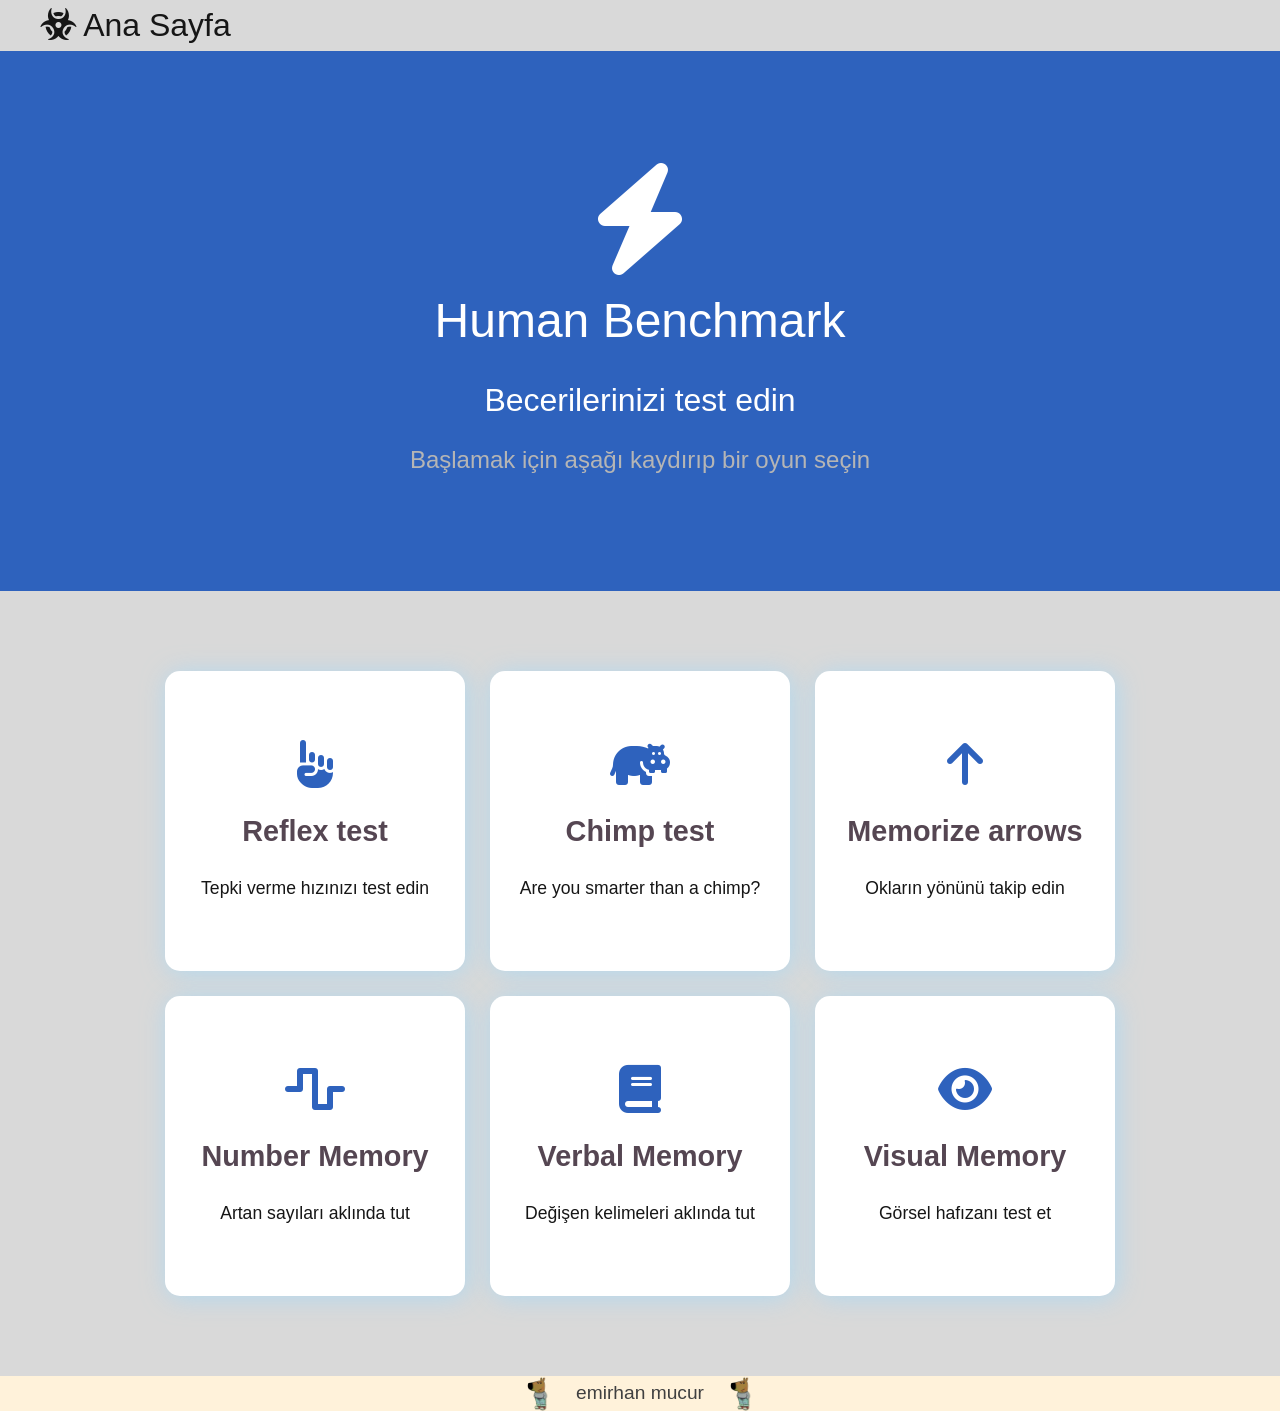
<file: index.html>
<!DOCTYPE html>
<html lang="en">
<head>
    <meta charset="UTF-8">
    <meta name="viewport" content="width=device-width, initial-scale=1.0">
    <title>human benchmark</title>
    <link rel="icon" type="image/png" href="images/kasadam.png">
    <link rel="stylesheet" href="styles/footer.css">
    <link rel="stylesheet" href="styles/style.css">
    <link rel="stylesheet" href="styles/header.css">
    <link rel="stylesheet" href="https://cdnjs.cloudflare.com/ajax/libs/font-awesome/6.7.2/css/all.min.css" integrity="sha512-Evv84Mr4kqVGRNSgIGL/F/aIDqQb7xQ2vcrdIwxfjThSH8CSR7PBEakCr51Ck+w+/U6swU2Im1vVX0SVk9ABhg==" crossorigin="anonymous" referrerpolicy="no-referrer" />
</head>
<body>
    <div class="all">

        <header>
            <a href="index.html">
                <h1><i class="fa-solid fa-biohazard"></i> Ana Sayfa </h1> 
            </a>
        </header>

        <div class="game-area">

            
            <h2><i class="fa-solid fa-bolt"></i> <br> Human Benchmark</h2>
            <h3> Becerilerinizi test edin</h3>
            <p> Başlamak için aşağı kaydırıp bir oyun seçin</p>
        </div>

        <div class="bottom">
            <a href="html/reflex.html"> <div class="game1"> <i class="fa-solid fa-hand-point-up"></i> <h5>Reflex test</h5> <p>Tepki verme hızınızı test edin</p> </div> </a>
            <a href="html/chimp.html"><div class="game2"> <i class="fa-solid fa-hippo"></i> <h5>Chimp test</h5> <p>Are you smarter than a chimp?</p></div> </a>
            <a href="html/arrows.html"><div class="game3"> <i class="fa-solid fa-arrow-up"></i> <h5>Memorize arrows</h5> <p>Okların yönünü takip edin</p></div> </a>
            <a href="html/number.html"> <div class="game4"> <i class="fa-solid fa-wave-square"></i> <h5>Number Memory</h5> <p>Artan sayıları aklında tut</p></div> </a>
            <a href="html/verbal.html"><div class="game5"> <i class="fa-solid fa-book"></i> <h5>Verbal Memory</h5> <p>Değişen kelimeleri aklında tut</p></div> </a>
            <a href="html/visual.html"> <div class="game6"> <i class="fa-solid fa-eye"></i> <h5>Visual Memory</h5> <p> Görsel hafızanı test et</p> </div> </a>
            
        </div>

        <footer>
            <img src="images/footerImg.png" alt="footerImg">
            <p> emirhan mucur </p>
            <img src="images/footerImg.png" alt="footerImg">
        </footer>

    </div>
</body>
</html>
</file>
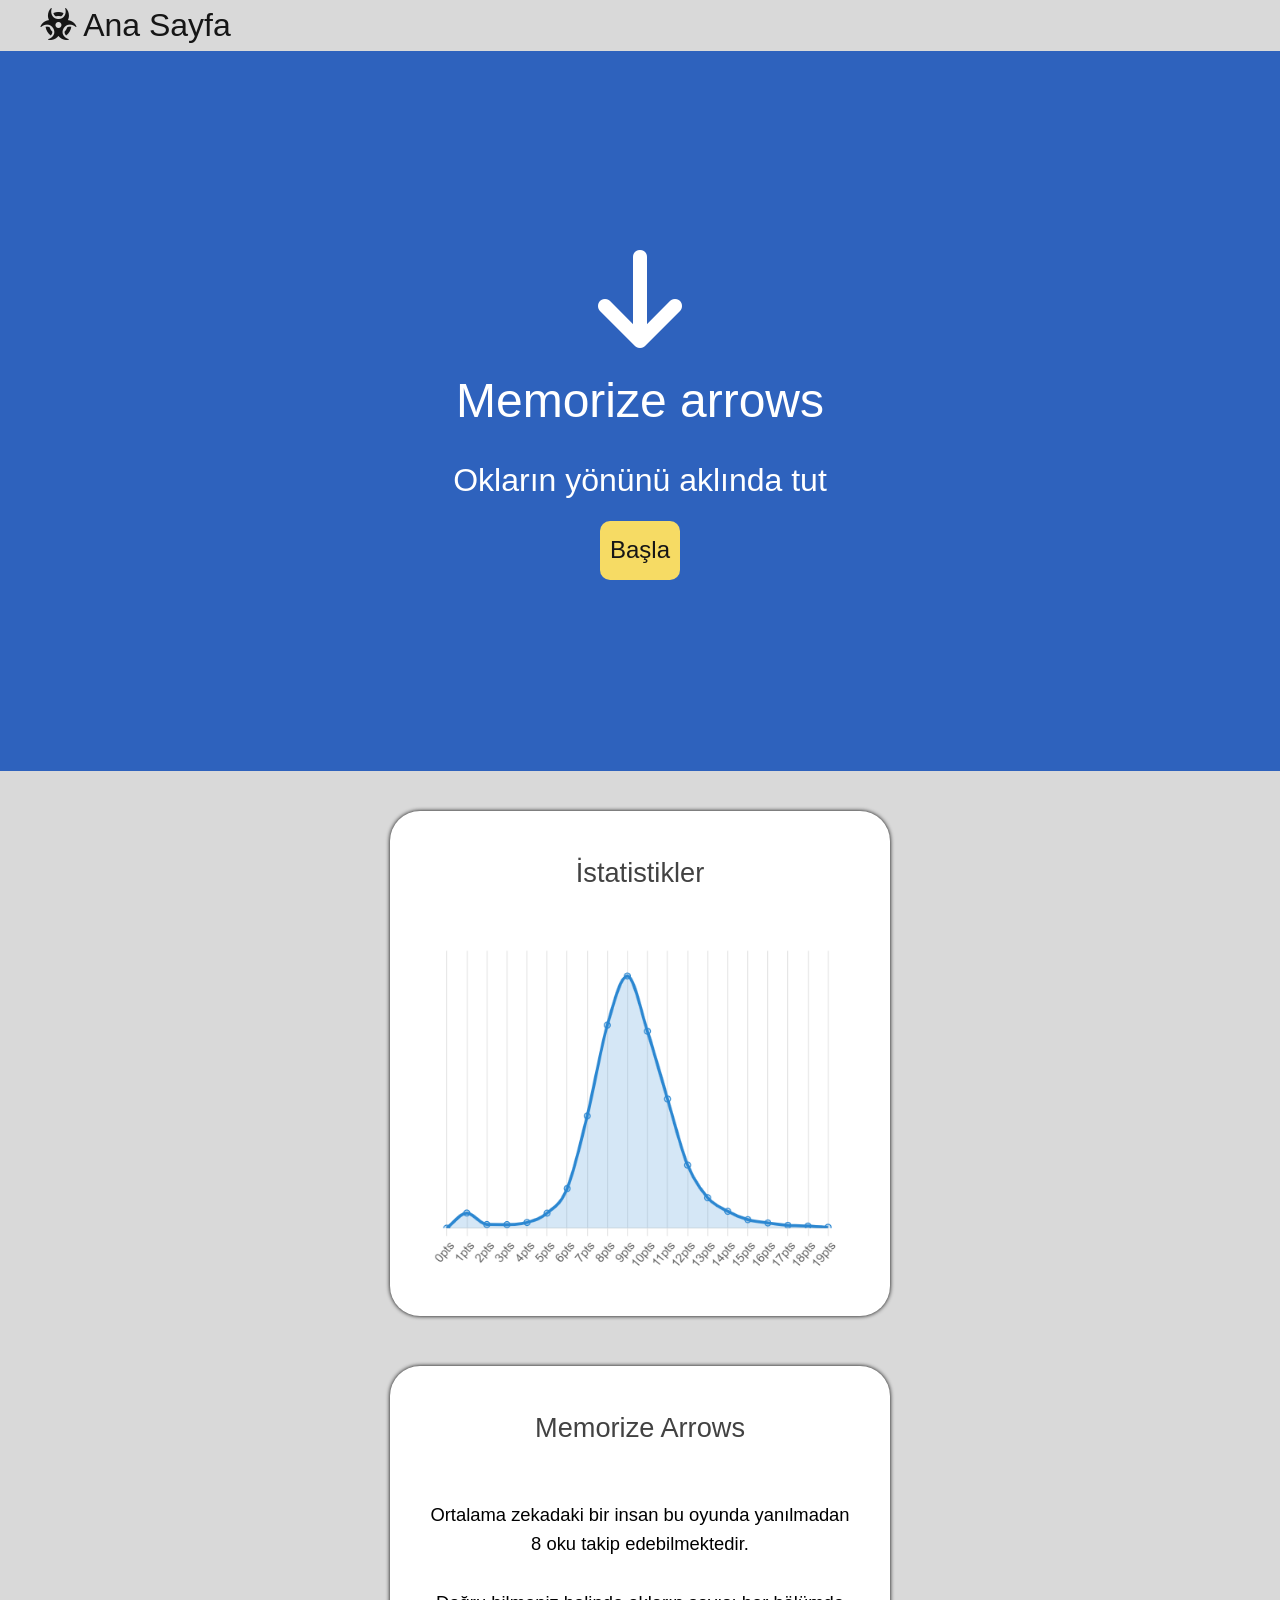
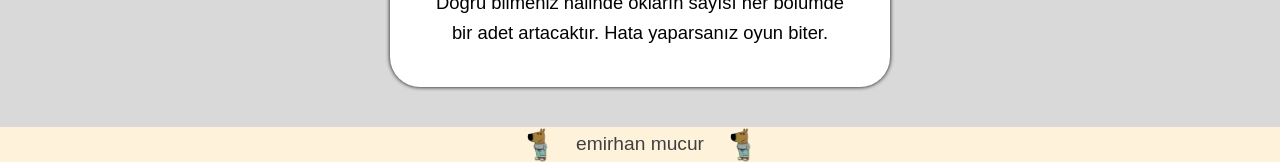
<file: html/arrows.html>
<!DOCTYPE html>
<html lang="en">
<head>
    <meta charset="UTF-8">
    <meta name="viewport" content="width=device-width, initial-scale=1.0">
    <title>human benchmark</title>
    <link rel="icon" type="image/png" href="../images/kasadam.png">
    <link rel="stylesheet" href="../styles/arrows.css">
    <link rel="stylesheet" href="../styles/footer.css">
    <link rel="stylesheet" href="../styles/stats.css">
    <link rel="stylesheet" href="../styles/header.css">
    <link rel="stylesheet" href="../styles/gameArea.css">
    <link rel="stylesheet" href="https://cdnjs.cloudflare.com/ajax/libs/font-awesome/6.7.2/css/all.min.css" integrity="sha512-Evv84Mr4kqVGRNSgIGL/F/aIDqQb7xQ2vcrdIwxfjThSH8CSR7PBEakCr51Ck+w+/U6swU2Im1vVX0SVk9ABhg==" crossorigin="anonymous" referrerpolicy="no-referrer" />
</head>
<body>
    <div class="all">

        <header>
            <a href="../index.html">
                <h1><i class="fa-solid fa-biohazard"></i> Ana Sayfa </h1> 
            </a>
        </header>


        <div class="game-area">
            <h2><i class="fa-solid fa-arrow-down"></i> <br> Memorize arrows</h2>
            <h3> Okların yönünü aklında tut </h3>
            <button id="startBtn" onclick="startGame()">Başla</button>
        </div>


        <div class="info-area">
            
            <div class="graph">
                <h4>İstatistikler</h4>
                <img src="../images/arrowsImg.png" alt="graphImage">
            </div>

            <div class="text">
                <h4>Memorize Arrows</h4>
                <p>
Ortalama zekadaki bir insan bu oyunda yanılmadan 8 oku takip edebilmektedir. <br><br>
Doğru bilmeniz halinde okların sayısı her bölümde bir adet artacaktır. Hata yaparsanız oyun biter.
                </p>
            </div>
        </div>

        <footer>
            <img src="../images/footerImg.png" alt="footerImg">
            <p> emirhan mucur </p>
            <img src="../images/footerImg.png" alt="footerImg">
        </footer>

        
    </div>

        
    </div>

    <script src="../javascript/arrows.js"></script>
</body>
</html>
</file>
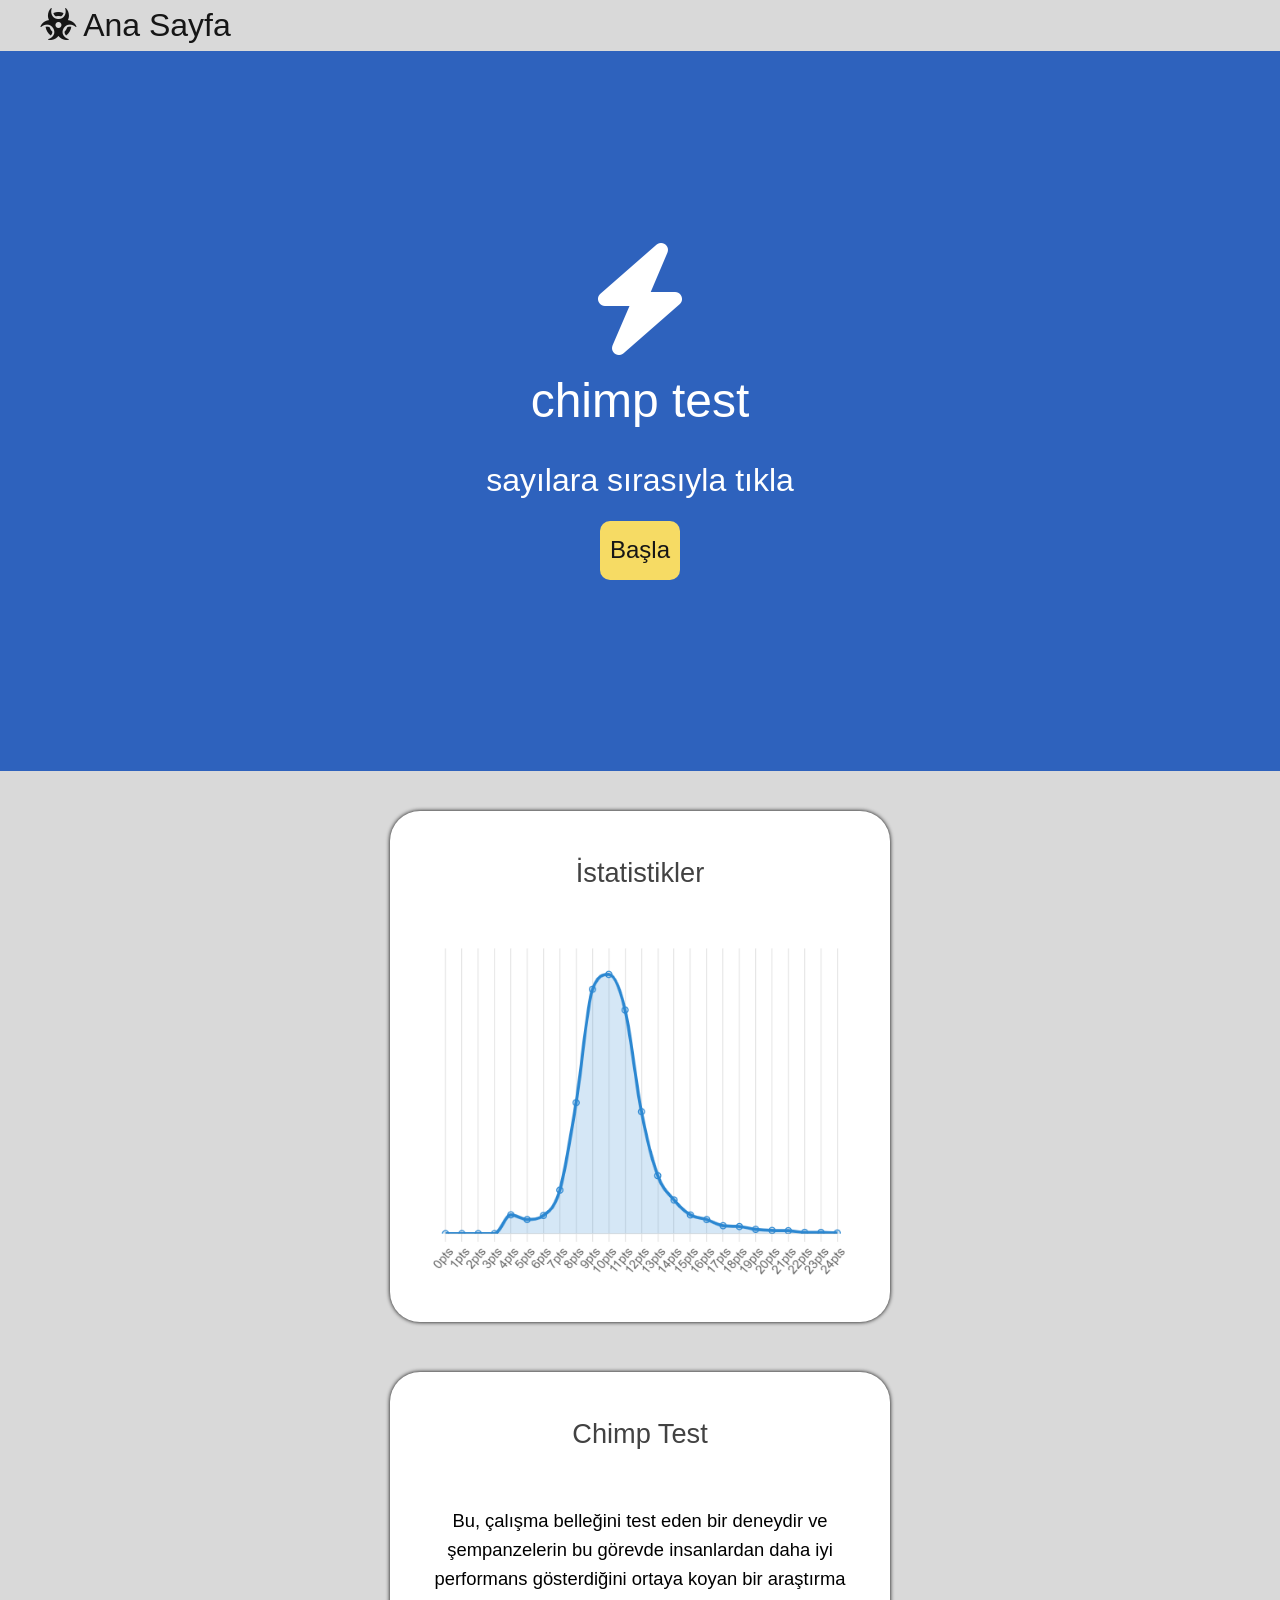
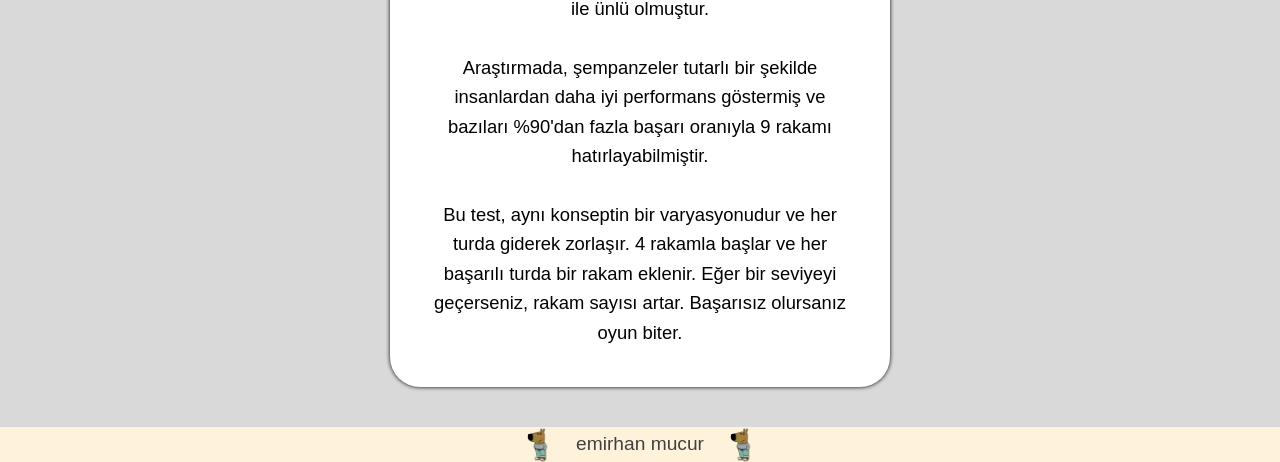
<file: html/chimp.html>
<!DOCTYPE html>
<html lang="en">
<head>
    <meta charset="UTF-8">
    <meta name="viewport" content="width=device-width, initial-scale=1.0">
    <title>human benchmark</title>
    <link rel="icon" type="image/png" href="../images/kasadam.png">
    <link rel="stylesheet" href="../styles/chimp.css">
    <link rel="stylesheet" href="../styles/header.css">
    <link rel="stylesheet" href="../styles/footer.css">
    <link rel="stylesheet" href="../styles/stats.css">
    <link rel="stylesheet" href="../styles/gameArea.css">
    <link rel="stylesheet" href="https://cdnjs.cloudflare.com/ajax/libs/font-awesome/6.7.2/css/all.min.css" integrity="sha512-Evv84Mr4kqVGRNSgIGL/F/aIDqQb7xQ2vcrdIwxfjThSH8CSR7PBEakCr51Ck+w+/U6swU2Im1vVX0SVk9ABhg==" crossorigin="anonymous" referrerpolicy="no-referrer" />
</head>
<body>
    <div class="all">

        <header>
            <a href="../index.html">
                <h1><i class="fa-solid fa-biohazard"></i> Ana Sayfa </h1> 
            </a>
        </header>

        <div class="game-area">

            

            <h2><i class="fa-solid fa-bolt"></i> <br> chimp test</h2>
            <h3> sayılara sırasıyla tıkla </h3>
            <button id="startBtn" onclick="startGame()">Başla</button>

        </div>

        <div class="info-area">
            
            <div class="graph">
                <h4>İstatistikler</h4>
                <img src="../images/chimpImg.png" alt="graphImage">
            </div>

            <div class="text">
                <h4>Chimp Test</h4>
                <p>
Bu, çalışma belleğini test eden bir deneydir ve şempanzelerin bu görevde insanlardan daha iyi performans gösterdiğini ortaya koyan bir araştırma ile ünlü olmuştur. <br><br>
Araştırmada, şempanzeler tutarlı bir şekilde insanlardan daha iyi performans göstermiş ve bazıları %90'dan fazla başarı oranıyla 9 rakamı hatırlayabilmiştir.<br><br>
Bu test, aynı konseptin bir varyasyonudur ve her turda giderek zorlaşır. 4 rakamla başlar ve her başarılı turda bir rakam eklenir. Eğer bir seviyeyi geçerseniz, rakam sayısı artar. Başarısız olursanız oyun biter.
                </p>
            </div>
        </div>

        <footer>
            <img src="../images/footerImg.png" alt="footerImg">
            <p> emirhan mucur </p>
            <img src="../images/footerImg.png" alt="footerImg">
        </footer>

        
    </div>

    <script src="../javascript/chimp.js"></script>
</body>
</html>
</file>
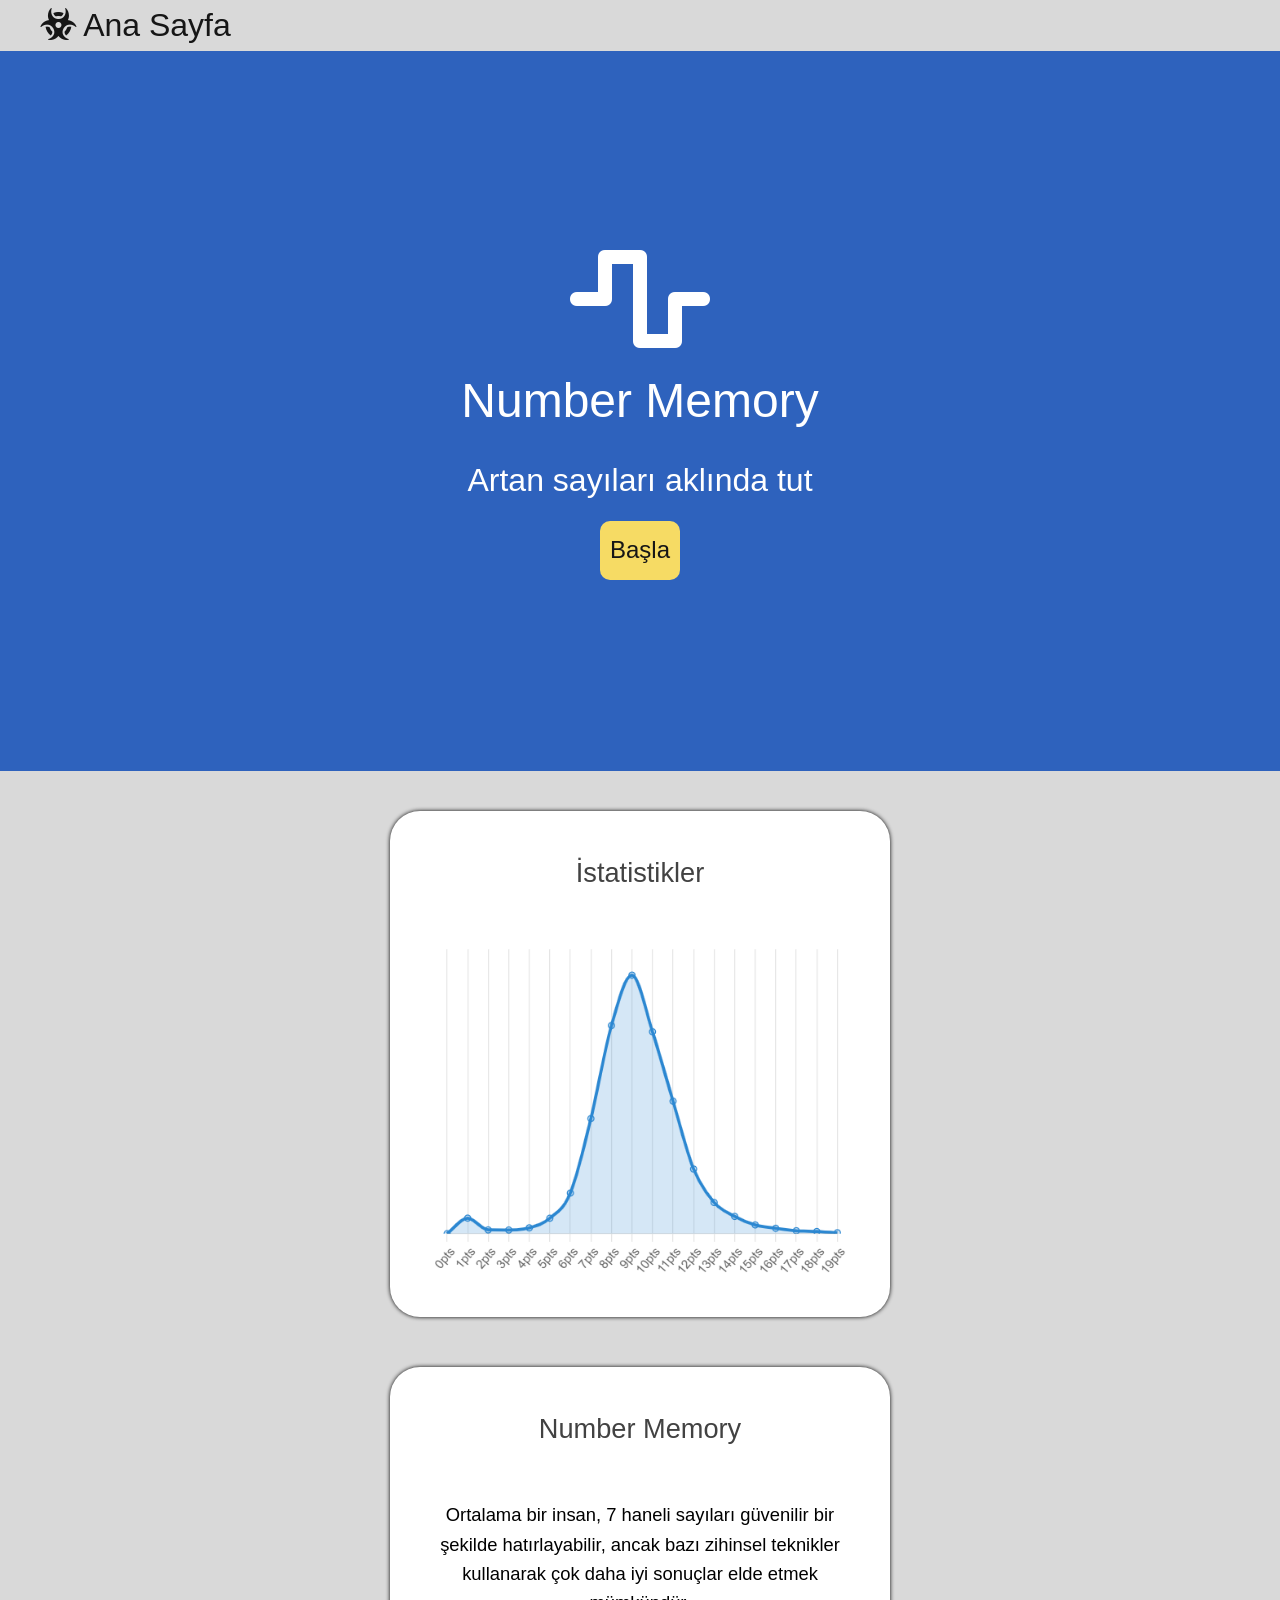
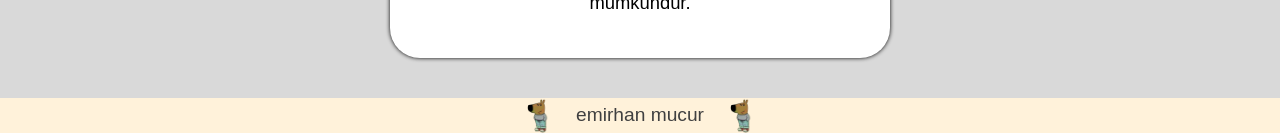
<file: html/number.html>
<!DOCTYPE html>
<html lang="en">
<head>
    <meta charset="UTF-8">
    <meta name="viewport" content="width=device-width, initial-scale=1.0">
    <title>human benchmark</title>
    <link rel="icon" type="image/png" href="../images/kasadam.png">
    <link rel="stylesheet" href="../styles/number.css">
    <link rel="stylesheet" href="../styles/footer.css">
    <link rel="stylesheet" href="../styles/stats.css">
    <link rel="stylesheet" href="../styles/header.css">
    <link rel="stylesheet" href="../styles/gameArea.css">
    <link rel="stylesheet" href="https://cdnjs.cloudflare.com/ajax/libs/font-awesome/6.7.2/css/all.min.css" integrity="sha512-Evv84Mr4kqVGRNSgIGL/F/aIDqQb7xQ2vcrdIwxfjThSH8CSR7PBEakCr51Ck+w+/U6swU2Im1vVX0SVk9ABhg==" crossorigin="anonymous" referrerpolicy="no-referrer" />
</head>
<body>
    <div class="all">

        <header>
            <a href="../index.html">
                <h1><i class="fa-solid fa-biohazard"></i> Ana Sayfa </h1> 
            </a>
        </header>


        <div class="game-area">
            <h2><i class="fa-solid fa-wave-square"></i> <br> Number Memory</h2>
            <h3> Artan sayıları aklında tut </h3>
            <button id="startBtn" onclick="startGame()">Başla</button>
        </div>


        <div class="info-area">
            
            <div class="graph">
                <h4>İstatistikler</h4>
                <img src="../images/numberImg.png" alt="graphImage">
            </div>

            <div class="text">
                <h4>Number Memory</h4>
                <p>
                    Ortalama bir insan, 7 haneli sayıları güvenilir bir şekilde hatırlayabilir, ancak bazı zihinsel teknikler kullanarak çok daha iyi sonuçlar elde etmek mümkündür. 
                </p>
            </div>
        </div>

        <footer>
            <img src="../images/footerImg.png" alt="footerImg">
            <p> emirhan mucur </p>
            <img src="../images/footerImg.png" alt="footerImg">
        </footer>

        
    </div>

        
    </div>

    <script src="../javascript/number.js"></script>
</body>
</html>
</file>
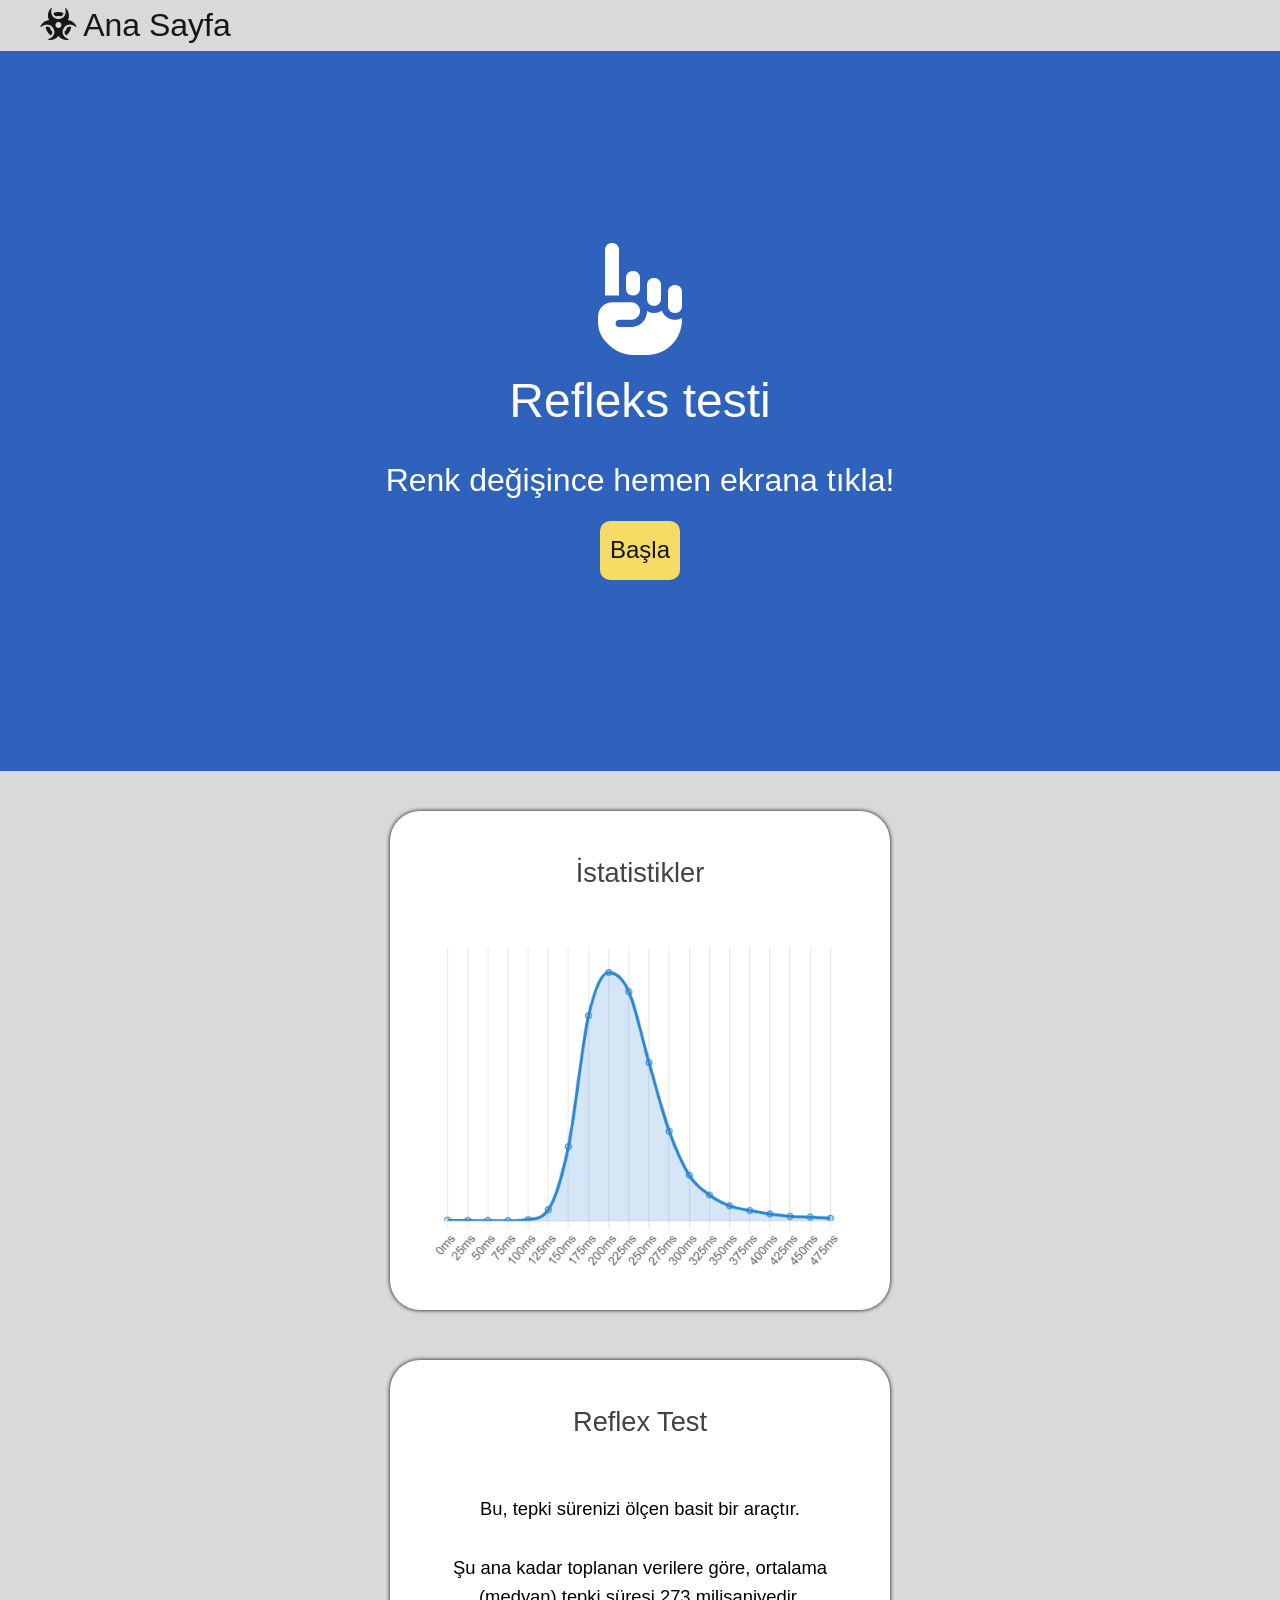
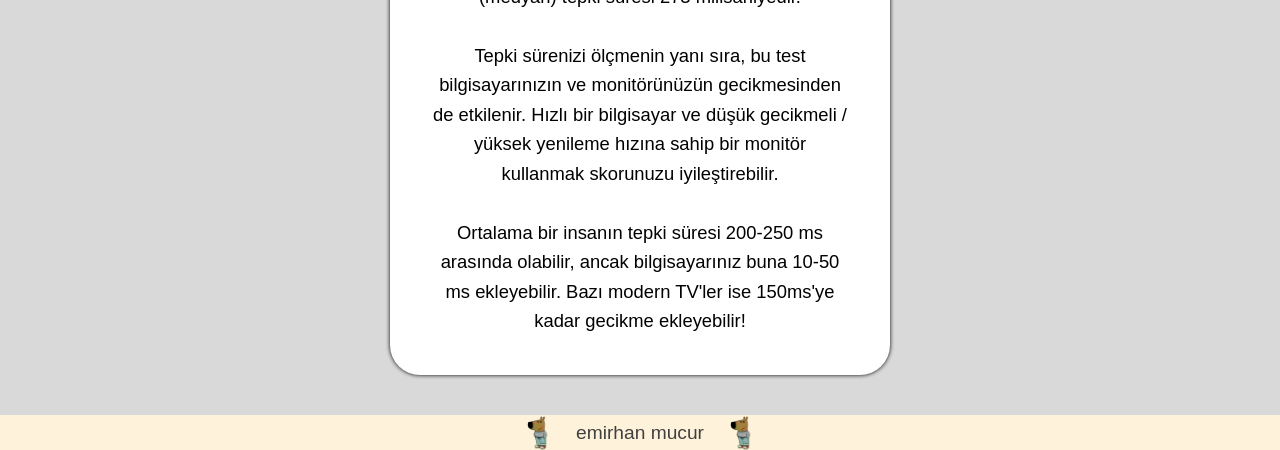
<file: html/reflex.html>
<!DOCTYPE html>
<html lang="en">
<head>
    <meta charset="UTF-8">
    <meta name="viewport" content="width=device-width, initial-scale=1.0">
    <title>human benchmark</title>
    <link rel="icon" type="image/png" href="../images/kasadam.png">
    <link rel="stylesheet" href="../styles/header.css">
    <link rel="stylesheet" href="../styles/footer.css">
    <link rel="stylesheet" href="../styles/stats.css">
    <link rel="stylesheet" href="../styles/gameArea.css">
    <link rel="stylesheet" href="https://cdnjs.cloudflare.com/ajax/libs/font-awesome/6.7.2/css/all.min.css" integrity="sha512-Evv84Mr4kqVGRNSgIGL/F/aIDqQb7xQ2vcrdIwxfjThSH8CSR7PBEakCr51Ck+w+/U6swU2Im1vVX0SVk9ABhg==" crossorigin="anonymous" referrerpolicy="no-referrer" />
</head>
<body>
    <div class="all">

        <header>
            <a href="../index.html">
                <h1><i class="fa-solid fa-biohazard"></i> Ana Sayfa </h1> 
            </a>
        </header>


        <div class="game-area">
            <h2><i class="fa-solid fa-hand-point-up"></i> <br> Refleks testi</h2>
            <h3> Renk değişince hemen ekrana tıkla! </h3>
            <button id="startBtn" onclick="startGame()">Başla</button>
        </div>


        <div class="info-area">
            
            <div class="graph">
                <h4>İstatistikler</h4>
                <img src="../images/reflexImg.png" alt="graphImage">
            </div>

            <div class="text">
                <h4>Reflex Test</h4>
                <p>
                    Bu, tepki sürenizi ölçen basit bir araçtır. <br><br>
                    Şu ana kadar toplanan verilere göre, ortalama (medyan) tepki süresi 273 milisaniyedir. <br><br>
                    Tepki sürenizi ölçmenin yanı sıra, bu test bilgisayarınızın ve monitörünüzün gecikmesinden de etkilenir. Hızlı bir bilgisayar ve düşük gecikmeli / yüksek yenileme hızına sahip bir monitör kullanmak skorunuzu iyileştirebilir. <br><br>
                    Ortalama bir insanın tepki süresi 200-250 ms arasında olabilir, ancak bilgisayarınız buna 10-50 ms ekleyebilir. Bazı modern TV'ler ise 150ms'ye kadar gecikme ekleyebilir!
                </p>
            </div>
        </div>

        <footer>
            <img src="../images/footerImg.png" alt="footerImg">
            <p> emirhan mucur </p>
            <img src="../images/footerImg.png" alt="footerImg">
        </footer>

        
    </div>

    </div>

    <script src="../javascript/reflex.js"></script>
</body>
</html>
</file>
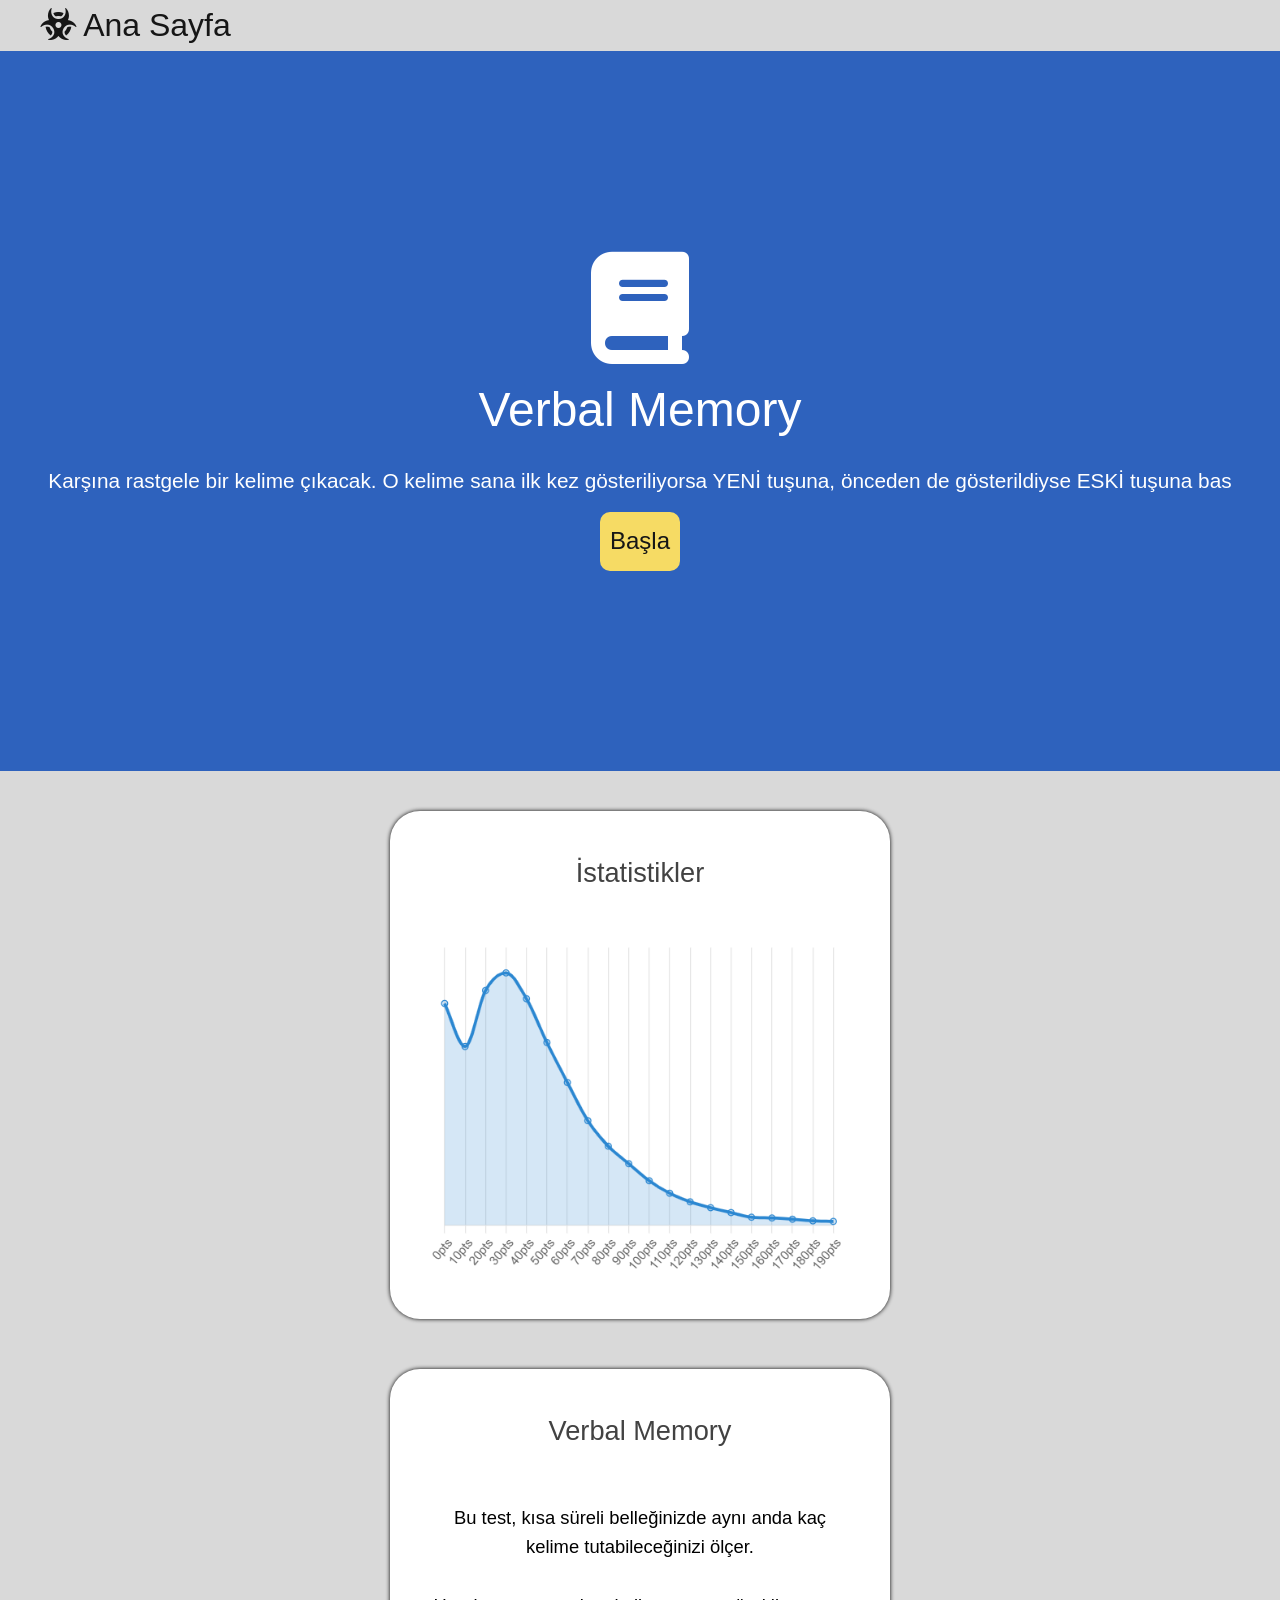
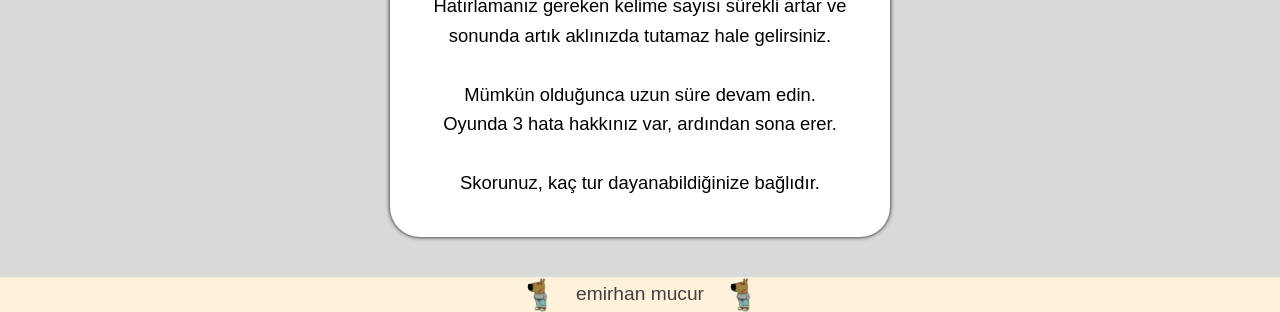
<file: html/verbal.html>
<!DOCTYPE html>
<html lang="en">
<head>
    <meta charset="UTF-8">
    <meta name="viewport" content="width=device-width, initial-scale=1.0">
    <title>human benchmark</title>
    <link rel="icon" type="image/png" href="../images/kasadam.png">
    <link rel="stylesheet" href="../styles/verbal.css">
    <link rel="stylesheet" href="../styles/header.css">
    <link rel="stylesheet" href="../styles/footer.css">
    <link rel="stylesheet" href="../styles/stats.css">
    <link rel="stylesheet" href="../styles/gameArea.css">
    <link rel="stylesheet" href="https://cdnjs.cloudflare.com/ajax/libs/font-awesome/6.7.2/css/all.min.css" integrity="sha512-Evv84Mr4kqVGRNSgIGL/F/aIDqQb7xQ2vcrdIwxfjThSH8CSR7PBEakCr51Ck+w+/U6swU2Im1vVX0SVk9ABhg==" crossorigin="anonymous" referrerpolicy="no-referrer" />
</head>
<body>
    <div class="all">

        <header>
            <a href="../index.html">
                <h1><i class="fa-solid fa-biohazard"></i> Ana Sayfa </h1> 
            </a>
        </header>

        <div class="game-area">

            

            <h2><i class="fa-solid fa-book"></i> <br> Verbal Memory</h2>
            <h3> Karşına rastgele bir kelime çıkacak. O kelime sana ilk kez gösteriliyorsa YENİ tuşuna, önceden de gösterildiyse ESKİ tuşuna bas  </h3>
            <button id="startBtn" onclick="startGame()">Başla</button>

        </div>

        <div class="info-area">
            
            <div class="graph">
                <h4>İstatistikler</h4>
                <img src="../images/verbalImg.png" alt="graphImage">
            </div>

            <div class="text">
                <h4>Verbal Memory</h4>
                <p>
                    Bu test, kısa süreli belleğinizde aynı anda kaç kelime tutabileceğinizi ölçer. <br><br>
                    Hatırlamanız gereken kelime sayısı sürekli artar ve sonunda artık aklınızda tutamaz hale gelirsiniz. <br><br>
                    Mümkün olduğunca uzun süre devam edin. Oyunda 3 hata hakkınız var, ardından sona erer.<br><br>
                    Skorunuz, kaç tur dayanabildiğinize bağlıdır.
                </p>
            </div>
        </div>

        <footer>
            <img src="../images/footerImg.png" alt="footerImg">
            <p> emirhan mucur </p>
            <img src="../images/footerImg.png" alt="footerImg">
        </footer>

        
    </div>

    <script src="../javascript/verbal.js"></script>
</body>
</html>
</file>
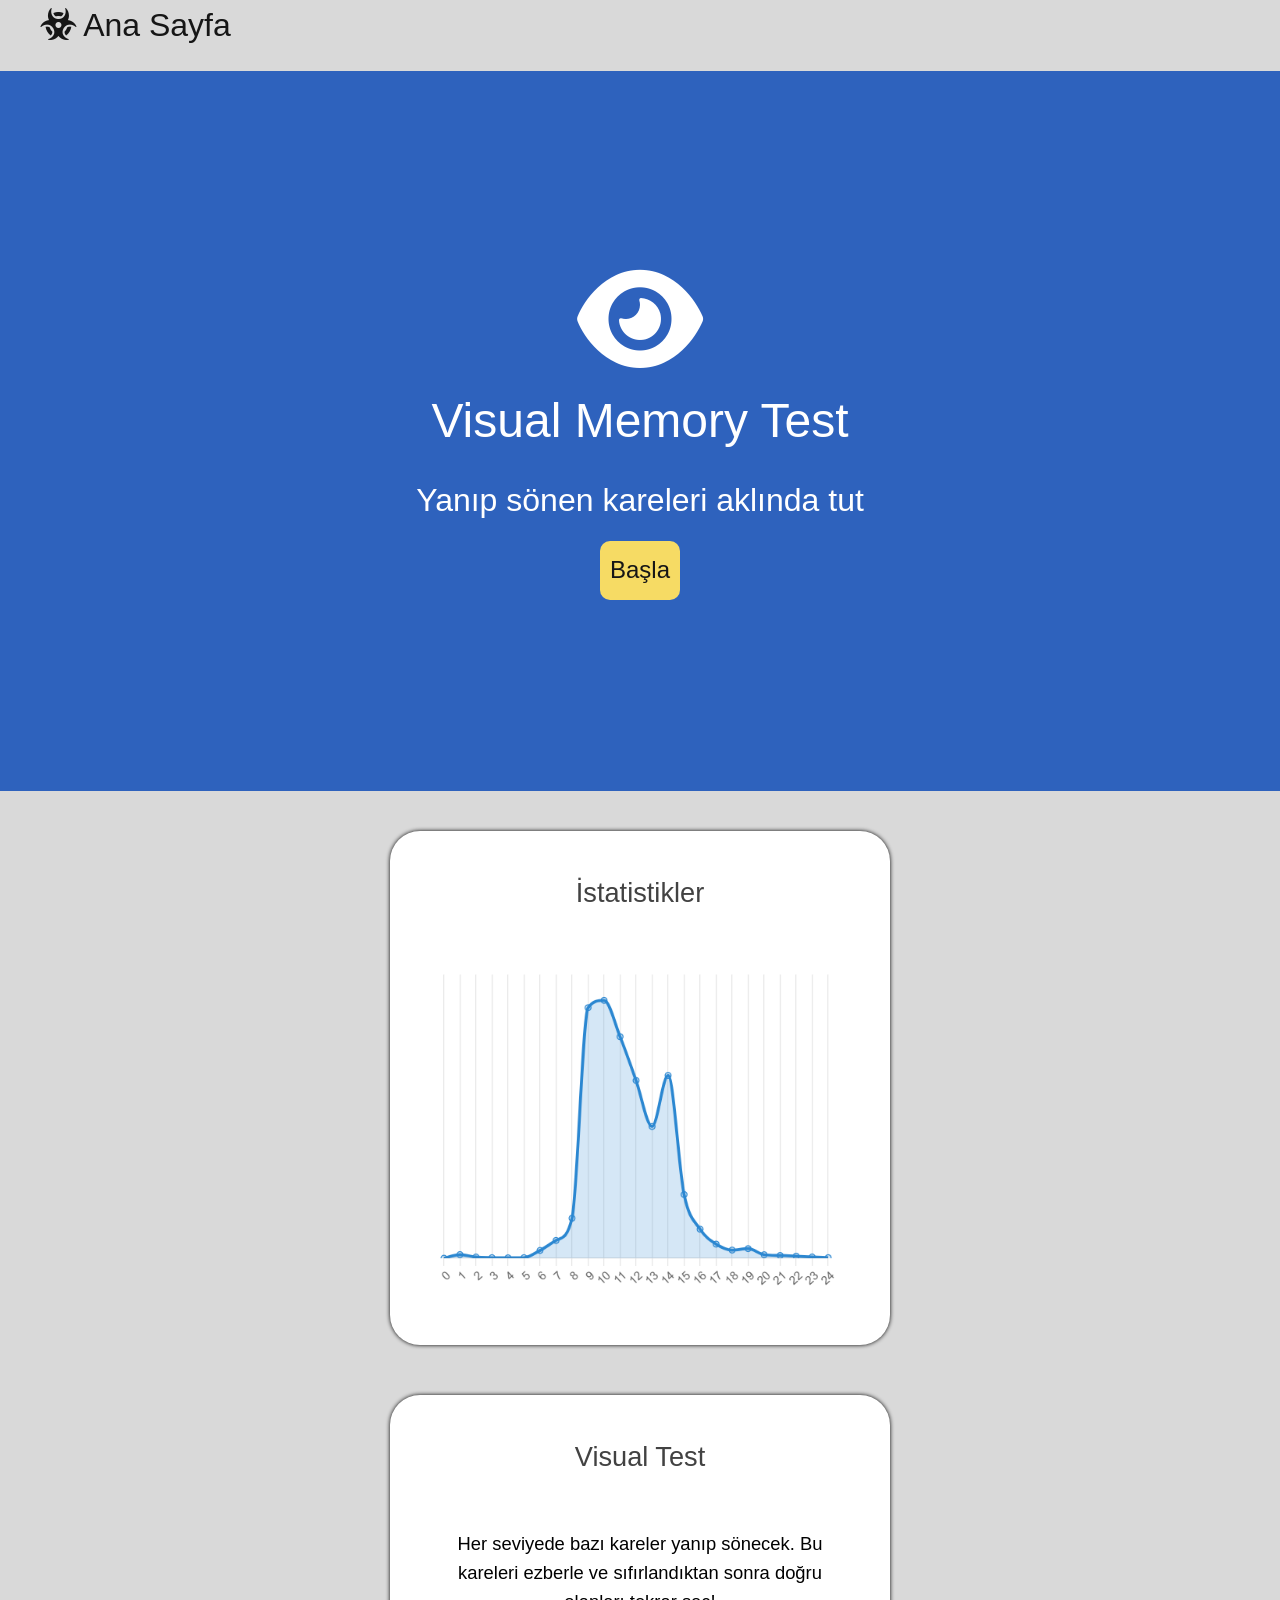
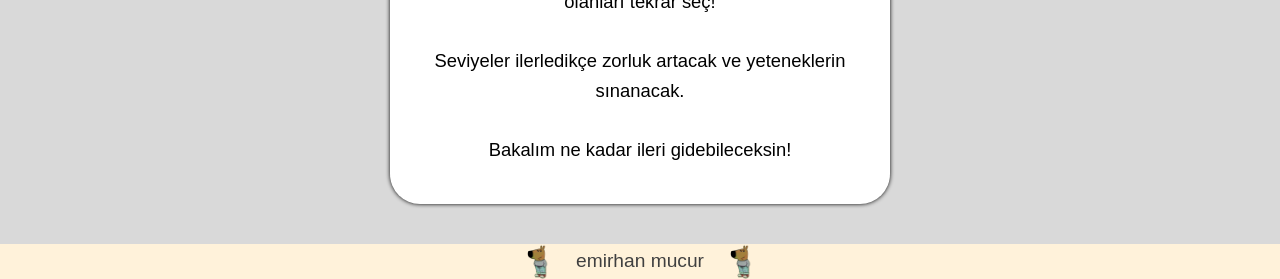
<file: html/visual.html>
<!DOCTYPE html>
<html lang="en">
<head>
    <meta charset="UTF-8">
    <meta name="viewport" content="width=device-width, initial-scale=1.0">
    <title>human benchmark</title>
    <link rel="icon" type="image/png" href="../images/kasadam.png">
    <link rel="stylesheet" href="../styles/visual.css">
    <link rel="stylesheet" href="../styles/footer.css">
    <link rel="stylesheet" href="../styles/stats.css">
    <link rel="stylesheet" href="../styles/header.css">
    <link rel="stylesheet" href="../styles/gameArea.css">
    <link rel="stylesheet" href="https://cdnjs.cloudflare.com/ajax/libs/font-awesome/6.7.2/css/all.min.css" integrity="sha512-Evv84Mr4kqVGRNSgIGL/F/aIDqQb7xQ2vcrdIwxfjThSH8CSR7PBEakCr51Ck+w+/U6swU2Im1vVX0SVk9ABhg==" crossorigin="anonymous" referrerpolicy="no-referrer" />
</head>
<body>
    <div class="all">

        <header>
            <a href="../index.html">
                <h1><i class="fa-solid fa-biohazard"></i> Ana Sayfa </h1> 
            </a>
        </header>

        <div class="game-area">

            
            <h2><i class="fa-solid fa-eye"></i> <br> Visual Memory Test</h2>
            <h3> Yanıp sönen kareleri aklında tut </h3>
            <button id="startBtn">Başla</button>

        </div>

        <div class="info-area">
            
            <div class="graph">
                <h4>İstatistikler</h4>
                <img src="../images/visualImg.png" alt="graphImage">
            </div>

            <div class="text">
                <h4>Visual Test</h4>
                <p>
Her seviyede bazı kareler yanıp sönecek. Bu kareleri ezberle ve  sıfırlandıktan sonra doğru olanları tekrar seç! <br><br>
Seviyeler ilerledikçe zorluk artacak ve yeteneklerin sınanacak.<br><br>
Bakalım ne kadar ileri gidebileceksin!
                </p>
            </div>
        </div>

        <footer>
            <img src="../images/footerImg.png" alt="footerImg">
            <p> emirhan mucur </p>
            <img src="../images/footerImg.png" alt="footerImg">
        </footer>

        
    </div>

        
    </div>

    <script src="../javascript/visual.js"></script>
</body>
</html>
</file>
<file: styles/footer.css>
footer{
    display: flex;
    flex-direction: row;
    justify-content: center;
    align-items: center;
    text-align: center;
    background-color: rgb(255, 242, 218);
    gap: 20px;
}
footer p{
    font-size: 1.2rem;
    font-weight: 200;
    color: hsl(0, 0%, 25%);
}

footer img{
    width: 35px;
    height: auto;
}
</file>
<file: styles/style.css>
.game-area{
    display: flex;
    flex-direction: column;
    align-items: center;
    justify-content: center;
    text-align: center;
    background-color: rgb(46, 98, 189);
    width: 100%;
    height: 60vh;
    gap: 15px;
    color: white;
    user-select: none;
}

.game-area i{
    font-size: 7rem;
}
.game-area h2{
    font-size: 3rem;
}

.game-area h3{
    font-size: 2rem;
}

.game-area p{
    font-size: 1.5rem;
    color: #b5b5b5;
}

.bottom{
  display: grid;
  grid-template-columns: repeat(3, 300px); 
  gap: 25px; 
  justify-content: center;
  align-items: center;
  width: 80%; 
  margin: 80px auto; 
  
}

.bottom div{
  background-color: white;
    display: flex;
    flex-direction: column;
    text-align: center;
    justify-content: center;
    align-items: center;
    width: 300px;
    height: 300px;
    padding: 20px;
    border-radius: 15px;
    box-shadow: 2px 2px 25px rgba(151, 217, 255, 0.6);
    gap: 20px;
}

.bottom div i{
  font-size: 3rem;
  color: rgb(46, 98, 189);
}
.bottom div h5{
  color: rgba(53, 36, 50, 0.844);
  font-size: 1.8rem;
  font-weight: bolder;
}
.bottom div p{
  font-size: 1.1rem;
  color: #161616;
}

@media only screen and (max-width: 1050px){

  .bottom{
    display: flex;
    flex-wrap: wrap;
    justify-content: space-between;
    align-items: center;
    text-align: center;
  }
}

@media only screen and (max-width: 800px){
  
  .bottom div{
      box-shadow: 2px 2px 15px rgba(151, 217, 255, 0.6);
      width: 250px;
      height: 250px;
  }
  
  .bottom div i{
    font-size: 3rem;
  }
  .bottom div h5{
    font-size: 1.4rem;
  }
  .bottom div p{
    font-size: 1rem;
  }

}

@media only screen and (max-width: 675px){

  .bottom{
    display: flex;
    justify-content: center;
  }
 
  .bottom div{
    width: 200px;
    height: 200px;
}

.bottom div i{
  font-size: 2.5rem;
}
.bottom div h5{
  font-size: 1.25rem;
}
.bottom div p{
  font-size: 0.9rem;
}

}

@media only screen and (max-width: 550px){

  .game-area i{
    font-size: 5.5rem;
}
.game-area h2{
    font-size: 1.8rem;
}

.game-area h3{
    font-size: 1.3rem;
}

.game-area p{
    font-size: 1.15rem;
    color: #b5b5b5;
}


.bottom div{
  width: 150px;
  height: 150px;
  gap: 5px;
}

.bottom div i{
font-size: 1.9rem;
}
.bottom div h5{
font-size: 1.1rem;
}
.bottom div p{
font-size: 0.8rem;
}

}

@media only screen and (max-width: 420px){

  .game-area h2{
    padding-right: 20px;
    padding-left: 20px;
  }

  .game-area h3{
    padding-right: 15px;
    padding-left: 15px;
  }

  .game-area p{
    padding-right: 10px;
    padding-left: 10px;
  }

  .bottom div{
    width: 250px;
    height: 250px;
    gap: 15px;
  }
  
  .bottom div i{
  font-size: 2.5rem;
  }
  .bottom div h5{
  font-size: 1.5rem;
  }
  .bottom div p{
  font-size: 1rem;
  }

}

@media only screen and (max-width: 300px){

  .bottom div{
    width: 180px;
    height: 180px;
    gap: 10px;
  }
  
  .bottom div i{
  font-size: 2.3rem;
  }
  .bottom div h5{
  font-size: 1.3rem;
  }
  .bottom div p{
  font-size: 0.9rem;
  }

}
</file>
<file: styles/header.css>
*, *::before, *::after {
    margin: 0;
    padding: 0;
    box-sizing: border-box;
  }
  
  html {
    scroll-behavior: smooth;
  }
  
  body {
    line-height: 1.6;
    font-family: Arial, sans-serif;
    text-rendering: optimizeLegibility;
  }
  
  h1, h2, h3, h4, h5, h6 {
    font-weight: normal;
  }
  
  ul, ol {
    list-style: none;
  }
  
  a {
    text-decoration: none;
    color: inherit;
  }
  
  img {
    max-width: 100%;
    height: auto;
  }
  
  button, input, textarea {
    font: inherit;
    border: none;
    outline: none;
  }

  header{
    display: flex;
    color:  #161616;
    justify-content: flex-start;
    margin-left: 40px;
    width: calc(100% - 40px);
    height: auto;
}



body{
    background-color: hsl(0, 0%, 85%);
    justify-content: center;
}

@media only screen and (max-width: 550px){

  header{
    display: flex;
    justify-content: center;
    align-items: center;
    text-align: center;
    margin: 0;
  }

}

@media only screen and (max-width: 300px){

  header h1{
    font-size: 1.5rem;
  }

}
</file>
<file: styles/arrows.css>
.square {
    display: flex;
    width: 260px;
    height: 260px;
    border: 5px solid rgba(197, 197, 197, 0.449);
    border-radius: 10px;
    text-align: center;
    align-items: center;
    justify-content: center;
    font-size: 140px;
    font-weight: 400;
    transition: opacity 0.3s ease-in-out;
}

.newSquares{
    display: flex;
    flex-direction: row;
    background-color: white;
}

.newSquare{
    background-color: wheat;
}

.button-container {
    display: grid;
    align-items: center;
    justify-content: center;
    grid-template-columns: repeat(3, 1fr);
    grid-template-rows: repeat(3, 1fr);
    gap: 10px;
    width: 350px;
    height: 350px;
}



.game-area .arrow-btn{
    width: 180px;
    height: 180px;
    font-size: 80px;
    color: white;
    display: flex;
    align-items: center;
    justify-content: center;
    cursor: pointer;
    background-color: rgb(35, 0, 124);
    border-radius: 10px;
    background-color: transparent;
    border: 5px solid rgba(197, 197, 197, 0.449);
}
.game-area .arrow-btn:hover{
    background-color: hsl(218, 61%, 38%)
}

.up {
    grid-column: 2;
    grid-row: 1;
}

.left {
    grid-column: 1;
    grid-row: 2;
}

.down {
    grid-column: 2;
    grid-row: 2;
}

.right {
    grid-column: 3;
    grid-row: 2;
}

@media only screen and (max-width: 650px){
    .game-area .arrow-btn{
        width: 120px;
        height: 120px;
        font-size: 50px;
    }

}
@media only screen and (max-width: 420px){
    .game-area .arrow-btn{
        width: 90px;
        height: 90px;
        font-size: 40px;
    }

    .button-container {
        width: 300px;
        height: 300px;
    }

}

@media only screen and (max-width: 350px){
    .game-area .arrow-btn{
        width: 75px;
        height: 75px;
        font-size: 30px;
    }

    .button-container {
        width: 250px;
        height: 250px;
    }

    .square {
        width: 220px;
        height: 220px;
    }
}
</file>
<file: styles/stats.css>
.info-area{
    display: flex;
    flex-direction: row;
    margin: auto;
    padding: 40px 200px;
    gap: 100px;
}

.info-area div{
    display: flex;
    flex-direction: column;
    gap: 50px;
    background-color: white;
    width: 500px;
    height: auto;
    padding: 40px;
    border-radius: 30px;
    box-shadow: 0px 0px 4px black;
}

.info-area div p{
    font-size: 1.15rem;
}

.info-area div h4{
    font-size: 1.7rem;
    color: hsl(0, 0%, 26%);
    font-weight: 400;
}

@media only screen and (max-width: 1300px){

    .info-area{
        display: flex;
        flex-direction: column;
        justify-content: center;
        align-items: center;
        text-align: center;
        gap: 50px;
    }
}

@media only screen and (max-width: 600px){

    .info-area div{
        width: 300px;
        height: auto;
        padding: 20px;
    }
    
    .info-area div p{
        font-size: 1rem;
    }
    
    .info-area div h4{
        font-size: 1.4rem;
    }
}

@media only screen and (max-width: 420px){

    .info-area{
        margin: 0;
        padding: 20px 0;
    }

    .info-area div{
        width: 200px;
        height: auto;
        padding: 15px;
    }
    
    .info-area div p{
        font-size: 0.9rem;
    }
    
    .info-area div h4{
        font-size: 1.25rem;
    }
}
</file>
<file: styles/gameArea.css>
.game-area{
    display: flex;
    flex-direction: column;
    align-items: center;
    justify-content: center;
    text-align: center;
    background-color: rgb(46, 98, 189);
    width: 100%;
    height: 80vh;
    gap: 15px;
    color: white;
    user-select: none;
}

.game-area i{
    font-size: 7rem;
}
.game-area h2{
    font-size: 3rem;
}

.game-area h3{
    font-size: 2rem;
}

.game-area button{
    font-size: 1.5rem;
    padding: 10px;
    border-radius: 10px;
    color: #161616;
    cursor: pointer;
    background-color: rgb(246, 219, 100);
}

.game-area button:hover{
    transition: 0.3s ease;
    background-color: hsl(49, 89%, 85%);
}


@media only screen and (max-width: 550px){
    .game-area i{
        font-size: 5rem;
    }
    .game-area h2{
        font-size: 2rem;
    }
    
    .game-area h3{
        font-size: 1.5rem;
    }

    .game-area{
        gap: 50px;
    }
}
</file>
<file: styles/chimp.css>
.square {
    display: flex;
    width: 80px;
    height: 80px;
    border: 5px solid rgba(197, 197, 197, 0.449);
    border-radius: 10px;
    text-align: center;
    align-items: center;
    justify-content: center;
    font-size: 50px;
    cursor: pointer;
    transition: 0.3s ease;
    font-weight: 400;
    opacity: 0;
}

.square:hover{
    background-color: hsl(218, 61%, 38%)
}

@media only screen and (max-width: 850px){

    .square{
        width: 61px;
        height: 61px;
        font-size: 30px;
    }

}

@media only screen and (max-width: 650px){ /*650px alti dikeyleşme js satir 17*/

    .square{
        width: 50px;
        height: 50px;
        font-size: 26px;
        border: 4px solid rgba(197, 197, 197, 0.449);
    }

}

@media only screen and (max-width: 350px){

    .square{
        width: 37px;
        height: 37px;
        font-size: 19px;
        border: 3px solid rgba(197, 197, 197, 0.449);
    }
}
</file>
<file: styles/number.css>
.progress-container {
    width: 200px;
    height: 6px;
    background: rgba(255, 255, 255, 0.5);
    border-radius: 3px;
    overflow: hidden;
    margin-top: 10px;
    position: relative;
    transition: opacity 0.3s ease;
}

.progress-bar {
    width: 100%;
    height: 100%;
    background: white;
}

.progress-container.hidden {
    opacity: 0;
    visibility: hidden;
}

.number-display {
    font-size: 4.5rem;
}

.input-container {
    display: flex;
    flex-direction: column;
    align-items: center;
    gap: 10px;
    margin-top: 20px;
}

.number-input {
    font-size: 1.5rem;
    padding: 10px;
    width: 200px;
    text-align: center;
    border: 2px solid white;
    border-radius: 8px;
    background-color: rgba(255, 255, 255, 0.2);
    color: white;
    outline: none;
}

.number-input::placeholder {
    color: rgba(255, 255, 255, 0.7);
}

.number-input:focus {
    background-color: rgba(255, 255, 255, 0.4);
}

.number-input::-webkit-outer-spin-button,
.number-input::-webkit-inner-spin-button {
    -webkit-appearance: none;
    margin: 0;
}

.input-container button {
    font-size: 1.5rem;
    padding: 10px 20px;
    border-radius: 10px;
    color: #161616;
    cursor: pointer;
    background-color: rgb(246, 219, 100);
    border: none;
}

.input-container button:hover {
    transition: 0.3s ease;
    background-color: hsl(49, 89%, 85%);
}

@media only screen and (max-width: 500px){

    .number-input {
        font-size: 1.3rem;
        padding: 7px;
        width: 150px;
    }

    .number-display {
        font-size: 2.6rem;
    }
}

@media only screen and (max-width: 300px){

    .number-display {
        display: flex;
        flex-wrap: wrap;
        font-size: 2.1rem;
    }
}
</file>
<file: styles/verbal.css>
.all .game-area h3{
    font-size: 1.3rem;
}
 .button-container{
    display: flex;
    flex-direction: row;
    gap: 30px;
 }

 .top-container{
    display: flex;
    flex-direction: row;
    gap: 70px;
 }

 #icon1{
    font-size: 1rem;
 }
</file>
<file: styles/visual.css>
.game-area {
    display: none;
    grid-template-columns: repeat(5, 60px);
    gap: 10px;
    justify-content: center;
    margin-top: 20px;
}

.grid-container {
    display: grid;
    width: 300px;
    height: 300px;
    grid-template-columns: repeat(3, 1fr);
    grid-template-rows: repeat(3, 1fr);
    gap: 10px;
    margin-top: 20px;
}

.hidden {
    display: none;
}

.square {
    background-color: hsl(218, 61%, 34%);
    border-radius: 10px;
    text-align: center;
    align-items: center;
    justify-content: center;
    font-size: 50px;
    cursor: pointer;
    transition: 0.3s ease;
    font-weight: 400;
    display: flex;
    width: 100%;
    height: 100%;
}

.square.active {
    background-color: rgb(2, 255, 221);
}

.square.correct {
    background-color: hsl(172, 100%, 70%);
}

.square.wrong {
    background-color: red;
}

@media only screen and (max-width: 500px) {
    .grid-container {
      grid-template-columns: repeat(3, 1fr);
      width: 100%;
      max-width: 300px;
      height: auto;
      padding: 0 10px;
    }
  
    .square {
      aspect-ratio: 1 / 1;
      font-size: 20px;
    }
  }
</file>
